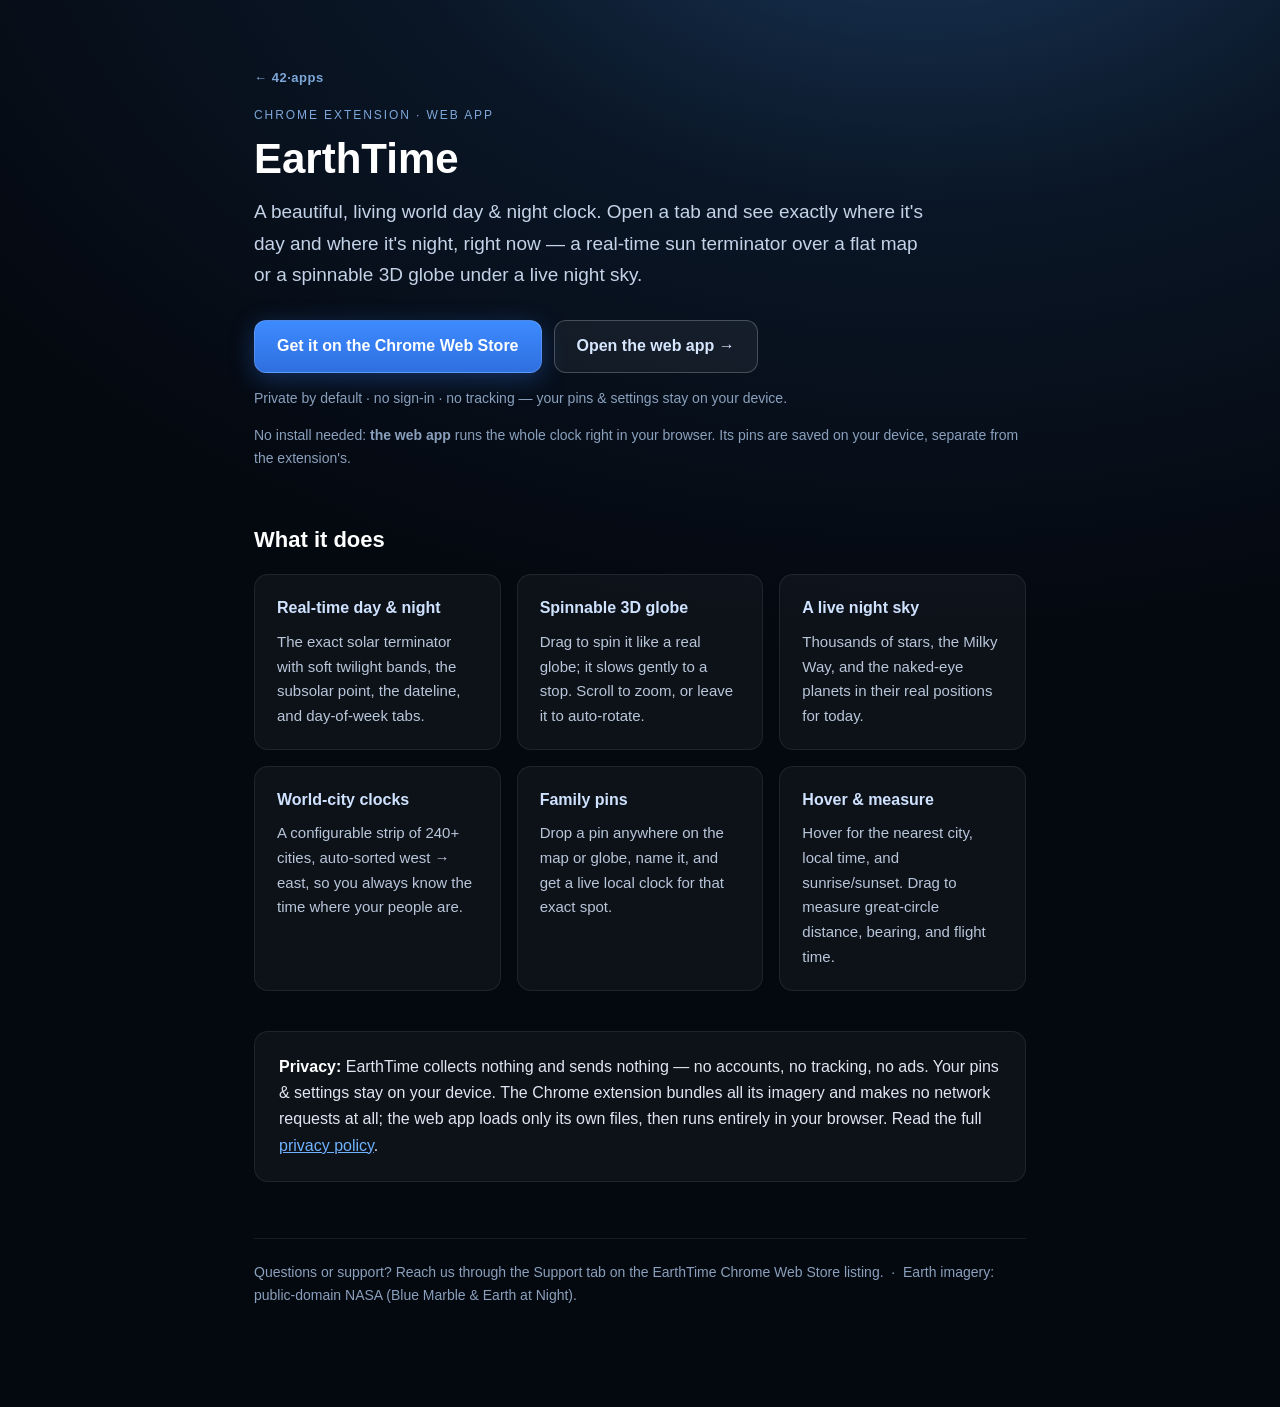
<file: index.html>
<!DOCTYPE html>
<html lang="en">
<head>
<meta charset="utf-8">
<meta name="viewport" content="width=device-width, initial-scale=1">
<title>EarthTime — World Day &amp; Night Clock</title>
<meta name="description" content="A live world day/night clock for Chrome: real-time solar terminator, spinnable 3D globe with stars and planets, world-city clocks, and family pins. Private by default, works offline.">
<style>
  :root { color-scheme: dark; }
  * { box-sizing: border-box; }
  body {
    margin: 0;
    font: 16px/1.65 -apple-system, BlinkMacSystemFont, "Segoe UI", Roboto, Helvetica, Arial, sans-serif;
    color: #dfe6f2;
    background: radial-gradient(1200px 820px at 72% -12%, #1b3a5e 0%, #0a1626 46%, #04080f 100%);
    min-height: 100vh;
  }
  .wrap { max-width: 820px; margin: 0 auto; padding: 64px 24px 100px; }
  .eyebrow { letter-spacing: .16em; text-transform: uppercase; font-size: 12px; color: #7da7d9; margin: 0 0 10px; }
  h1 { font-size: 42px; line-height: 1.1; margin: 0 0 14px; color: #fff; }
  .lede { font-size: 19px; color: #c4d3e8; margin: 0 0 30px; max-width: 64ch; }
  a { color: #6fb3ff; }
  .cta {
    display: inline-flex; align-items: center; gap: 9px;
    background: linear-gradient(180deg, #3d8bff, #2f6fe0);
    color: #fff; text-decoration: none; font-weight: 600;
    padding: 12px 22px; border-radius: 12px;
    border: 1px solid rgba(255,255,255,.16);
    box-shadow: 0 6px 24px rgba(47,111,224,.35);
  }
  .cta:hover { filter: brightness(1.06); }
  .cta.ghost {
    background: rgba(255,255,255,.05);
    color: #d7e6ff;
    box-shadow: none;
    border-color: rgba(255,255,255,.22);
  }
  .cta.ghost:hover { background: rgba(255,255,255,.10); border-color: rgba(255,255,255,.38); filter: none; }
  .ctas { display: flex; flex-wrap: wrap; gap: 12px; margin: 0 0 8px; align-items: center; }
  .note { color: #8aa0bd; font-size: 14px; margin: 14px 0 0; }
  h2 { font-size: 22px; margin: 52px 0 16px; color: #fff; }
  .grid { display: grid; grid-template-columns: repeat(auto-fit, minmax(240px, 1fr)); gap: 16px; }
  .card {
    background: rgba(255,255,255,.04);
    border: 1px solid rgba(255,255,255,.08);
    border-radius: 14px;
    padding: 20px 22px;
  }
  .card h3 { margin: 0 0 8px; font-size: 16px; color: #cfe2ff; }
  .card p { margin: 0; color: #b8c6da; font-size: 15px; }
  .privacy {
    margin-top: 40px;
    background: rgba(255,255,255,.04);
    border: 1px solid rgba(255,255,255,.08);
    border-radius: 14px;
    padding: 22px 24px;
  }
  .privacy strong { color: #fff; }
  footer { margin-top: 56px; padding-top: 22px; border-top: 1px solid rgba(255,255,255,.08); color: #8aa0bd; font-size: 14px; }
  footer a { color: #9cc5ff; }
</style>
</head>
<body>
<div class="wrap">
  <p style="margin:0 0 16px"><a href="/" style="color:#7da7d9;text-decoration:none;font-size:13px;font-weight:600;letter-spacing:.04em">&larr; 42&middot;apps</a></p>
  <p class="eyebrow">Chrome Extension &middot; Web App</p>
  <h1>EarthTime</h1>
  <p class="lede">A beautiful, living world day &amp; night clock. Open a tab and
  see exactly where it's day and where it's night, right now — a real-time sun
  terminator over a flat map or a spinnable 3D globe under a live night sky.</p>

  <div class="ctas">
    <!-- TODO: replace href with the real Chrome Web Store listing URL once published -->
    <a class="cta" href="https://chromewebstore.google.com/detail/hmnepkeobpcdplgcieogjbncjkfblamc">Get it on the Chrome Web Store</a>
    <a class="cta ghost" href="app/">Open the web app &rarr;</a>
  </div>
  <p class="note">Private by default · no sign-in · no tracking — your pins &amp; settings stay on your device.</p>
  <p class="note">No install needed: <strong>the web app</strong> runs the whole clock right in your browser. Its pins are saved on your device, separate from the extension's.</p>

  <h2>What it does</h2>
  <div class="grid">
    <div class="card">
      <h3>Real-time day &amp; night</h3>
      <p>The exact solar terminator with soft twilight bands, the subsolar point,
      the dateline, and day-of-week tabs.</p>
    </div>
    <div class="card">
      <h3>Spinnable 3D globe</h3>
      <p>Drag to spin it like a real globe; it slows gently to a stop. Scroll to
      zoom, or leave it to auto-rotate.</p>
    </div>
    <div class="card">
      <h3>A live night sky</h3>
      <p>Thousands of stars, the Milky Way, and the naked-eye planets in their
      real positions for today.</p>
    </div>
    <div class="card">
      <h3>World-city clocks</h3>
      <p>A configurable strip of 240+ cities, auto-sorted west → east, so you
      always know the time where your people are.</p>
    </div>
    <div class="card">
      <h3>Family pins</h3>
      <p>Drop a pin anywhere on the map or globe, name it, and get a live local
      clock for that exact spot.</p>
    </div>
    <div class="card">
      <h3>Hover &amp; measure</h3>
      <p>Hover for the nearest city, local time, and sunrise/sunset. Drag to
      measure great-circle distance, bearing, and flight time.</p>
    </div>
  </div>

  <div class="privacy">
    <strong>Privacy:</strong> EarthTime collects nothing and sends nothing — no
    accounts, no tracking, no ads. Your pins &amp; settings stay on your device. The
    Chrome extension bundles all its imagery and makes no network requests at all;
    the web app loads only its own files, then runs entirely in your browser. Read
    the full <a href="privacy.html">privacy policy</a>.
  </div>

  <footer>
    Questions or support? Reach us through the Support tab on the EarthTime Chrome
    Web Store listing. &nbsp;·&nbsp; Earth imagery: public-domain NASA (Blue Marble
    &amp; Earth at Night).
  </footer>
</div>
</body>
</html>
</file>
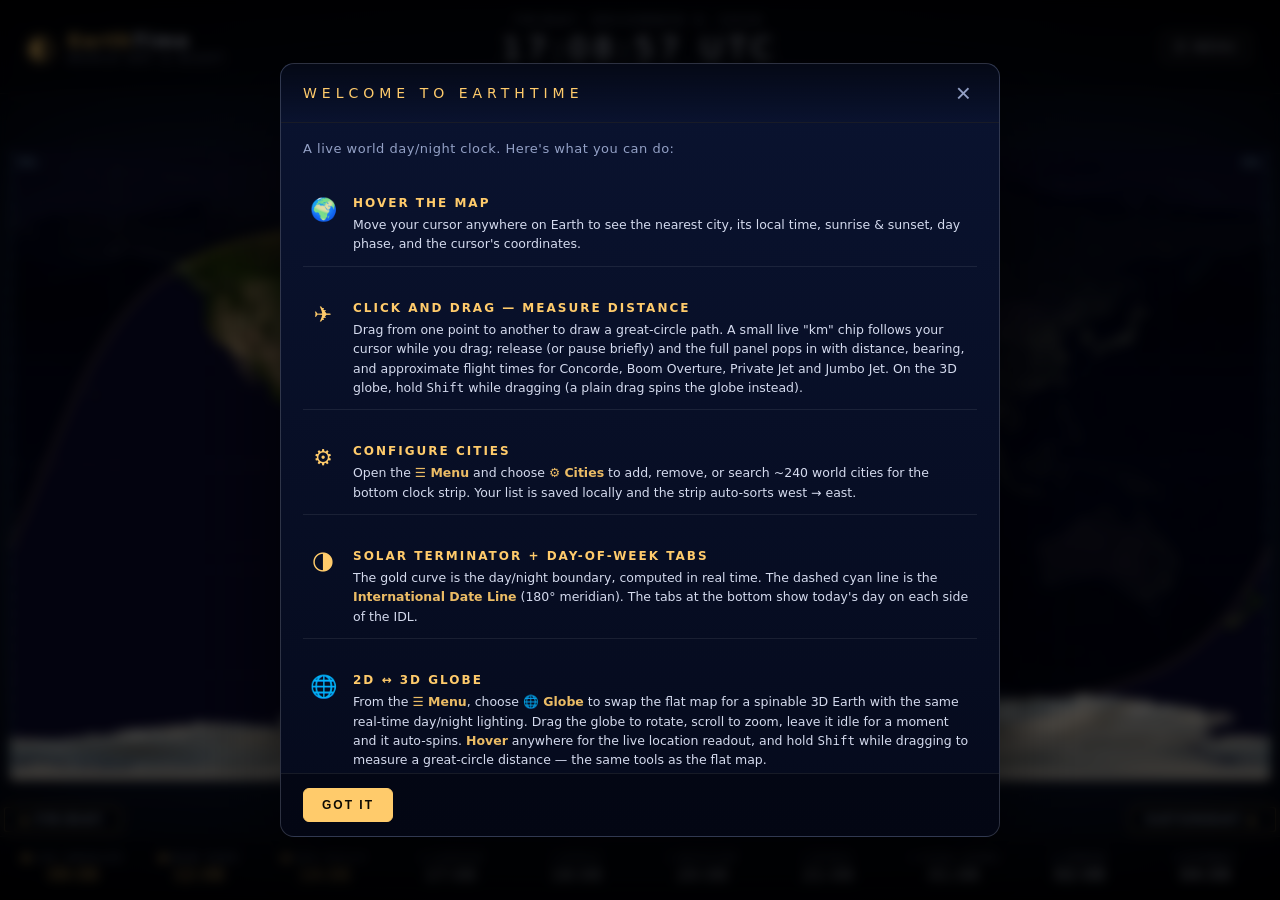
<file: app/index.html>
<!DOCTYPE html>
<html lang="en">
<head>
  <meta charset="UTF-8" />
  <meta name="viewport" content="width=device-width, initial-scale=1" />
  <title>EarthTime — World Day &amp; Night</title>
  <link rel="stylesheet" href="earthtime.css" />
  <script src="theme-init.js"></script>
</head>
<body>
  <div id="app">
    <header>
      <div class="brand">
        <div class="logo">◐</div>
        <div class="brand-text">
          <div class="title"><span class="accent">Earth</span>Time</div>
          <div class="subtitle">World Day &amp; Night</div>
        </div>
      </div>
      <div class="date-display">
        <div class="date" id="dateDisplay">—</div>
        <div class="utc-time" id="utcTime">—</div>
        <div class="sun-info" id="sunInfo">Subsolar point: —</div>
      </div>
      <div class="actions">
        <button id="menuBtn" class="menu-btn" title="Menu" aria-haspopup="true" aria-expanded="false">☰ Menu</button>
        <div class="menu" id="appMenu" role="menu" hidden>
          <a class="menu-item" role="menuitem" href="/" title="Back to 42-apps home">🏠 42&middot;apps home</a>
          <button class="menu-item" id="viewToggleBtn" role="menuitem" title="Switch between flat map and 3D globe">🌐 Globe</button>
          <button class="menu-item" id="mapStyleBtn" role="menuitem" title="Switch the day-map style: Classic dark oceans ↔ Blue Marble">🗺 Map: Classic</button>
          <button class="menu-item" id="themeBtn" role="menuitem" title="Switch between dark and light theme">🌗 Theme: Dark</button>
          <button class="menu-item" id="addPinBtn" role="menuitem" title="Drop a family or friend's pin on the map">📍 Add family/friend pin</button>
          <button class="menu-item" id="settingsBtn" role="menuitem" title="Configure cities">⚙ Cities</button>
          <button class="menu-item" id="fullscreenBtn" role="menuitem" title="Toggle fullscreen">⛶ Fullscreen</button>
          <button class="menu-item" id="helpBtn" role="menuitem" title="Show help / tutorial">? Help</button>
        </div>
      </div>
    </header>

    <main>
      <div class="map-wrap">
        <canvas id="mapCanvas"></canvas>
        <canvas id="overlayCanvas"></canvas>
        <canvas id="globeCanvas" hidden></canvas>
        <div class="day-tabs" id="dayTabs"></div>
        <div class="loading" id="loading"><div class="loading-globe"><span class="g-ring"></span><span class="g-eq"></span><span class="g-mer m1"></span><span class="g-mer m2"></span><span class="g-mer m3"></span></div><span class="loading-label">Loading Earth…</span></div>
        <div class="map-tooltip" id="mapTooltip" hidden></div>
      </div>
    </main>

    <footer>
      <div class="cities" id="cities"></div>
    </footer>
  </div>

  <!-- Family-member pins (positioned over the map by JS) -->
  <div class="pin-layer" id="pinLayer"></div>

  <!-- Pin-placement mode: full-screen catcher + hint banner -->
  <div class="pin-placer" id="pinPlacer" hidden>
    <div class="pin-placer-hint">
      <span>📍 Click the map to drop a family/friend pin · <kbd>Esc</kbd> to cancel</span>
      <button id="pinPlacerCancel">Cancel</button>
    </div>
  </div>

  <!-- Name-the-pin modal -->
  <div class="modal-backdrop" id="pinNameBackdrop" hidden>
    <div class="modal pin-modal" role="dialog" aria-modal="true" aria-labelledby="pinNameTitle">
      <header class="modal-head">
        <h2 id="pinNameTitle">Add family/friend pin</h2>
        <button class="modal-close" id="pinNameClose" aria-label="Close">×</button>
      </header>
      <div class="modal-body">
        <p class="pin-loc" id="pinNameLoc">—</p>
        <input type="text" id="pinNameInput" placeholder="Name (e.g. Mom, or a friend)" maxlength="40" autocomplete="off" />
      </div>
      <footer class="modal-foot">
        <button class="ghost" id="pinNameCancel">Cancel</button>
        <button class="primary" id="pinNameAdd">Drop pin</button>
      </footer>
    </div>
  </div>

  <!-- Settings modal -->
  <div class="modal-backdrop" id="modalBackdrop" hidden>
    <div class="modal" role="dialog" aria-modal="true" aria-labelledby="modalTitle">
      <header class="modal-head">
        <h2 id="modalTitle">Configure Cities</h2>
        <button class="modal-close" id="modalClose" aria-label="Close">×</button>
      </header>

      <div class="modal-body">
        <section class="panel">
          <h3>Your cities <span class="hint">(displayed left → right by longitude)</span></h3>
          <ul class="city-list" id="userCityList"></ul>
        </section>

        <section class="panel">
          <h3>Add from database</h3>
          <input type="search" id="citySearch" placeholder="Search 250+ cities by name or country…" autocomplete="off" />
          <ul class="search-results" id="searchResults"></ul>
        </section>

        <section class="panel">
          <h3>Add a custom city</h3>
          <div class="custom-row">
            <input type="text" id="customName" placeholder="Name (e.g. My Cabin)" />
            <input type="text" id="customTz" placeholder="IANA TZ (e.g. America/Denver)" />
            <input type="number" id="customLat" placeholder="Lat" step="0.01" min="-90" max="90" />
            <input type="number" id="customLon" placeholder="Lon" step="0.01" min="-180" max="180" />
            <button id="customAddBtn">Add</button>
          </div>
          <div class="hint">
            Use an IANA timezone like <code>Europe/Paris</code> or <code>America/Los_Angeles</code>.
            See <a href="https://en.wikipedia.org/wiki/List_of_tz_database_time_zones" target="_blank" rel="noopener">the list</a>.
          </div>
        </section>
      </div>

      <footer class="modal-foot">
        <button class="ghost" id="resetCitiesBtn">Reset to defaults</button>
        <button class="primary" id="doneBtn">Done</button>
      </footer>
    </div>
  </div>

  <!-- First-run / on-demand help tutorial -->
  <div class="modal-backdrop" id="helpBackdrop" hidden>
    <div class="modal help-modal" role="dialog" aria-modal="true" aria-labelledby="helpTitle">
      <header class="modal-head">
        <h2 id="helpTitle">Welcome to EarthTime</h2>
        <button class="modal-close" id="helpClose" aria-label="Close">×</button>
      </header>

      <div class="modal-body">
        <p class="help-intro">A live world day/night clock. Here's what you can do:</p>

        <section class="help-item">
          <div class="help-icon">🌍</div>
          <div class="help-text">
            <h4>Hover the map</h4>
            <p>Move your cursor anywhere on Earth to see the nearest city, its local time, sunrise &amp; sunset, day phase, and the cursor's coordinates.</p>
          </div>
        </section>

        <section class="help-item">
          <div class="help-icon">✈</div>
          <div class="help-text">
            <h4>Click and drag — measure distance</h4>
            <p>Drag from one point to another to draw a great-circle path. A small live "km" chip follows your cursor while you drag; release (or pause briefly) and the full panel pops in with distance, bearing, and approximate flight times for Concorde, Boom Overture, Private Jet and Jumbo Jet. On the 3D globe, hold <kbd>Shift</kbd> while dragging (a plain drag spins the globe instead).</p>
          </div>
        </section>

        <section class="help-item">
          <div class="help-icon">⚙</div>
          <div class="help-text">
            <h4>Configure cities</h4>
            <p>Open the <strong>☰ Menu</strong> and choose <strong>⚙ Cities</strong> to add, remove, or search ~240 world cities for the bottom clock strip. Your list is saved locally and the strip auto-sorts west → east.</p>
          </div>
        </section>

        <section class="help-item">
          <div class="help-icon">🌗</div>
          <div class="help-text">
            <h4>Solar terminator + day-of-week tabs</h4>
            <p>The gold curve is the day/night boundary, computed in real time. The dashed cyan line is the <strong>International Date Line</strong> (180° meridian). The tabs at the bottom show today's day on each side of the IDL.</p>
          </div>
        </section>

        <section class="help-item">
          <div class="help-icon">🌐</div>
          <div class="help-text">
            <h4>2D ↔ 3D Globe</h4>
            <p>From the <strong>☰ Menu</strong>, choose <strong>🌐 Globe</strong> to swap the flat map for a spinable 3D Earth with the same real-time day/night lighting. Drag the globe to rotate, scroll to zoom, leave it idle for a moment and it auto-spins. <strong>Hover</strong> anywhere for the live location readout, and hold <kbd>Shift</kbd> while dragging to measure a great-circle distance — the same tools as the flat map.</p>
          </div>
        </section>

        <section class="help-item">
          <div class="help-icon">📍</div>
          <div class="help-text">
            <h4>Family &amp; friend pins</h4>
            <p>Open the <strong>☰ Menu</strong> (top-right) and choose <strong>📍 Add family/friend pin</strong>, then click anywhere on the flat map or the globe to drop a pin. Give it a name and it shows a live <strong>hours:minutes</strong> clock for that location. Pins stay put on both the map and the globe; drag a pin's dot to move it, or hover and click its <strong>×</strong> to remove it.</p>
          </div>
        </section>

        <section class="help-item">
          <div class="help-icon">☰</div>
          <div class="help-text">
            <h4>Menu</h4>
            <p>The <strong>☰ Menu</strong> in the top-right corner holds everything: switch between Globe and Flat, add family/friend pins, configure cities, go fullscreen, and re-open this help.</p>
          </div>
        </section>

        <section class="help-item">
          <div class="help-icon">⛶</div>
          <div class="help-text">
            <h4>Fullscreen</h4>
            <p>From the <strong>☰ Menu</strong>, choose <strong>⛶ Fullscreen</strong> for the full immersive view. Press <kbd>Esc</kbd> to exit.</p>
          </div>
        </section>

        <p class="help-tip">Tip: press <kbd>Esc</kbd> or click anywhere on the map to clear a distance measurement. You can re-open this help anytime via the <strong>? Help</strong> button in the header.</p>
      </div>

      <footer class="modal-foot">
        <button class="primary" id="helpDoneBtn">Got it</button>
      </footer>
    </div>
  </div>

  <script src="cities-db.js"></script>
  <script src="lib/globe.js"></script>
  <script src="earthtime.js"></script>
</body>
</html>
</file>
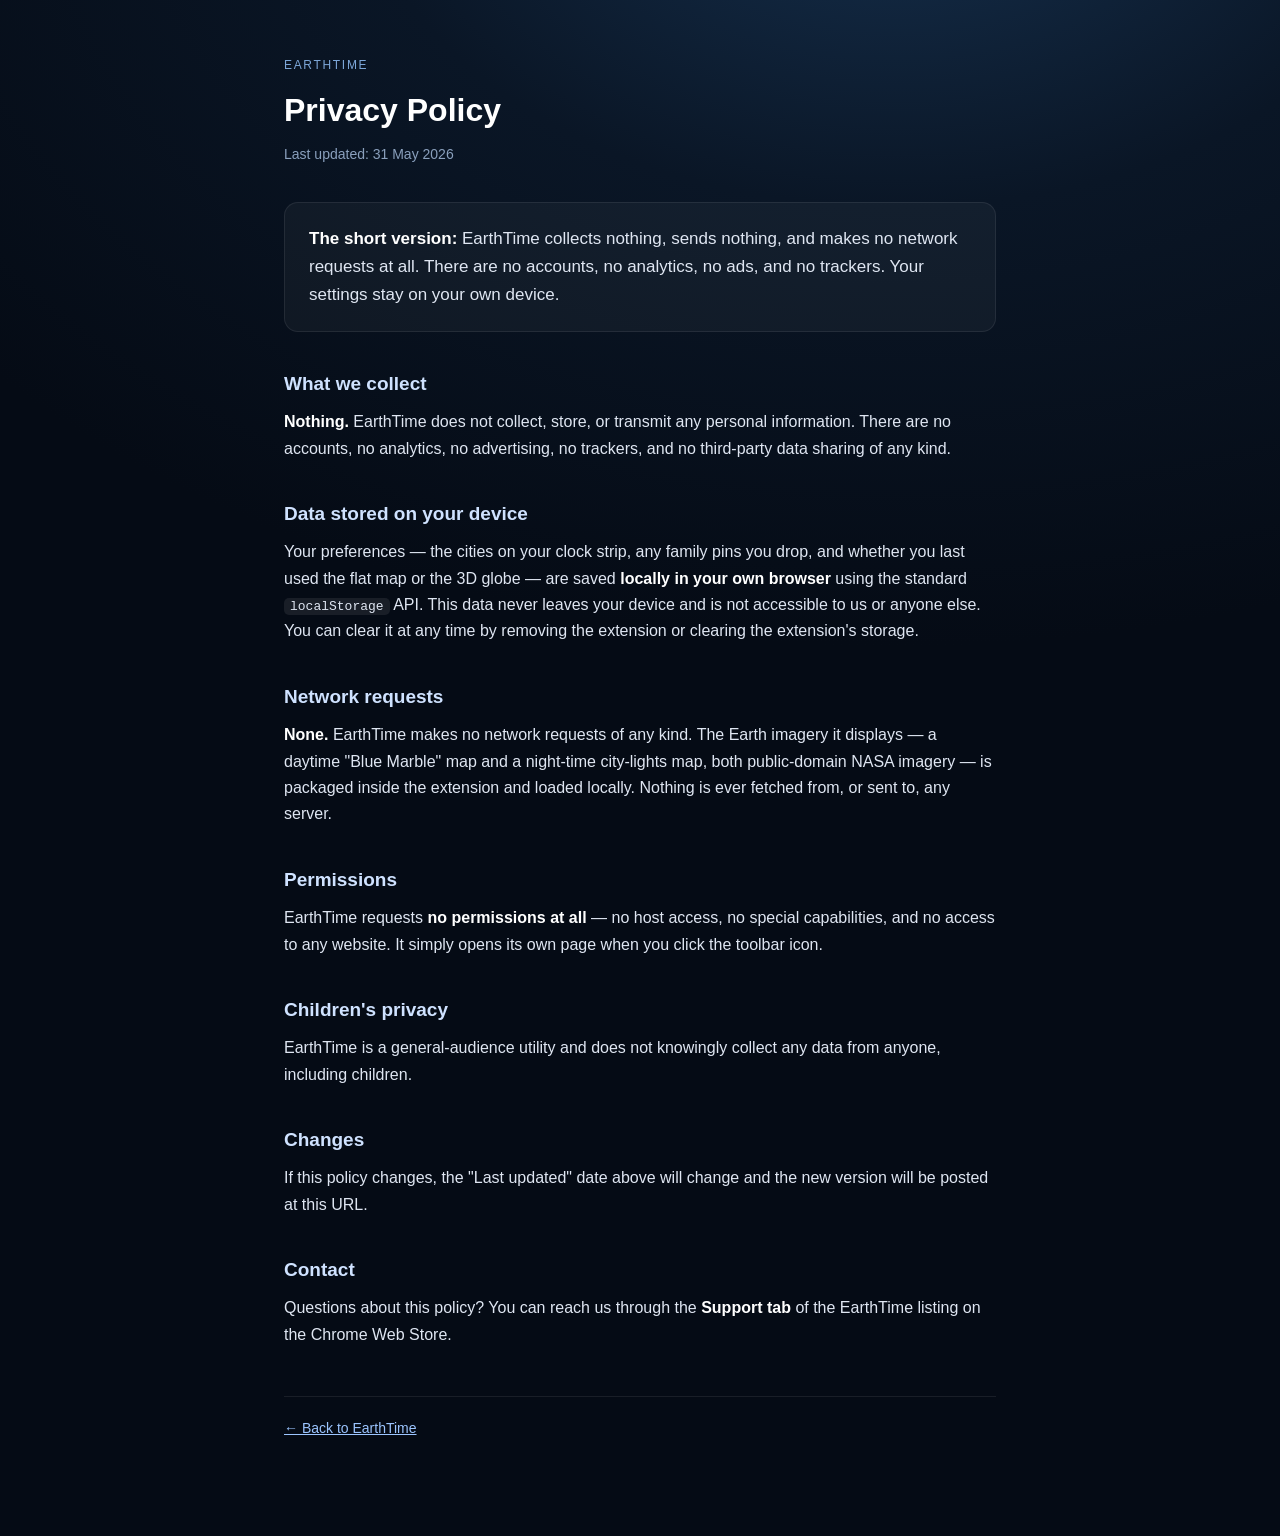
<file: privacy.html>
<!DOCTYPE html>
<html lang="en">
<head>
<meta charset="utf-8">
<meta name="viewport" content="width=device-width, initial-scale=1">
<title>EarthTime — Privacy Policy</title>
<meta name="description" content="Privacy policy for the EarthTime world day/night clock Chrome extension. Collects nothing, makes no network requests, requests no permissions.">
<style>
  :root { color-scheme: dark; }
  * { box-sizing: border-box; }
  body {
    margin: 0;
    font: 16px/1.65 -apple-system, BlinkMacSystemFont, "Segoe UI", Roboto, Helvetica, Arial, sans-serif;
    color: #dfe6f2;
    background: radial-gradient(1200px 800px at 70% -10%, #16314f 0%, #0a1626 45%, #050b15 100%);
    min-height: 100vh;
  }
  .wrap { max-width: 760px; margin: 0 auto; padding: 56px 24px 96px; }
  .eyebrow { letter-spacing: .14em; text-transform: uppercase; font-size: 12px; color: #7da7d9; margin: 0 0 8px; }
  h1 { font-size: 32px; margin: 0 0 6px; color: #fff; }
  .updated { color: #8aa0bd; font-size: 14px; margin: 0 0 36px; }
  h2 { font-size: 19px; margin: 36px 0 10px; color: #cfe2ff; }
  p { margin: 0 0 14px; }
  a { color: #6fb3ff; }
  strong { color: #fff; }
  code { background: rgba(255,255,255,.08); padding: 1px 6px; border-radius: 5px; font-size: 13px; }
  .card {
    background: rgba(255,255,255,.04);
    border: 1px solid rgba(255,255,255,.08);
    border-radius: 14px;
    padding: 22px 24px;
    margin: 22px 0;
  }
  .tldr { font-size: 17px; }
  footer { margin-top: 48px; padding-top: 20px; border-top: 1px solid rgba(255,255,255,.08); color: #8aa0bd; font-size: 14px; }
  footer a { color: #9cc5ff; }
</style>
</head>
<body>
<div class="wrap">
  <p class="eyebrow">EarthTime</p>
  <h1>Privacy Policy</h1>
  <p class="updated">Last updated: 31 May 2026</p>

  <div class="card tldr">
    <strong>The short version:</strong> EarthTime collects nothing, sends nothing,
    and makes no network requests at all. There are no accounts, no analytics, no
    ads, and no trackers. Your settings stay on your own device.
  </div>

  <h2>What we collect</h2>
  <p><strong>Nothing.</strong> EarthTime does not collect, store, or transmit any
  personal information. There are no accounts, no analytics, no advertising, no
  trackers, and no third-party data sharing of any kind.</p>

  <h2>Data stored on your device</h2>
  <p>Your preferences — the cities on your clock strip, any family pins you drop,
  and whether you last used the flat map or the 3D globe — are saved
  <strong>locally in your own browser</strong> using the standard
  <code>localStorage</code> API. This data never leaves your device and is not
  accessible to us or anyone else. You can clear it at any time by removing the
  extension or clearing the extension's storage.</p>

  <h2>Network requests</h2>
  <p><strong>None.</strong> EarthTime makes no network requests of any kind. The
  Earth imagery it displays — a daytime "Blue Marble" map and a night-time
  city-lights map, both public-domain NASA imagery — is packaged inside the
  extension and loaded locally. Nothing is ever fetched from, or sent to, any
  server.</p>

  <h2>Permissions</h2>
  <p>EarthTime requests <strong>no permissions at all</strong> — no host access,
  no special capabilities, and no access to any website. It simply opens its own
  page when you click the toolbar icon.</p>

  <h2>Children's privacy</h2>
  <p>EarthTime is a general-audience utility and does not knowingly collect any
  data from anyone, including children.</p>

  <h2>Changes</h2>
  <p>If this policy changes, the "Last updated" date above will change and the new
  version will be posted at this URL.</p>

  <h2>Contact</h2>
  <p>Questions about this policy? You can reach us through the
  <strong>Support tab</strong> of the EarthTime listing on the Chrome Web Store.</p>

  <footer>
    <a href="./">← Back to EarthTime</a>
  </footer>
</div>
</body>
</html>
</file>
<file: app/earthtime.css>
:root {
  --bg-deep: #02030a;
  --bg-mid: #061029;
  --fg: #e6ecff;
  --muted: #93a0c5;
  --accent: #ffcb6b;
  --accent-glow: rgba(255, 203, 107, 0.35);
  --line: rgba(255, 255, 255, 0.08);
  --line-strong: rgba(255, 255, 255, 0.16);
}

* { box-sizing: border-box; margin: 0; padding: 0; }

html, body {
  height: 100%;
  width: 100%;
  overflow: hidden;
  background: radial-gradient(ellipse at center, #0a1530 0%, #02030a 100%);
  color: var(--fg);
  font-family: 'SF Pro Display', -apple-system, BlinkMacSystemFont, 'Segoe UI', system-ui, sans-serif;
  -webkit-font-smoothing: antialiased;
}

#app {
  height: 100%;
  display: grid;
  grid-template-rows: auto 1fr auto;
}

/* ---------- Header ---------- */
header {
  display: grid;
  grid-template-columns: 1fr auto 1fr;
  align-items: center;
  padding: 14px 28px;
  border-bottom: 1px solid var(--line);
  background: linear-gradient(180deg, rgba(0, 0, 0, 0.55), rgba(0, 0, 0, 0));
  z-index: 5;
}

.brand {
  display: flex;
  align-items: center;
  gap: 14px;
}

.logo {
  font-size: 30px;
  color: var(--accent);
  text-shadow: 0 0 12px var(--accent-glow);
  line-height: 1;
}

.brand-text .title {
  font-size: 18px;
  font-weight: 600;
  letter-spacing: 2px;
}

.brand-text .title .accent {
  color: var(--accent);
}

.brand-text .subtitle {
  font-size: 10px;
  color: var(--muted);
  letter-spacing: 3px;
  text-transform: uppercase;
  margin-top: 2px;
}

.date-display {
  text-align: center;
}

.date-display .date {
  font-size: 11px;
  color: var(--muted);
  letter-spacing: 4px;
  text-transform: uppercase;
}

.date-display .utc-time {
  font-size: 30px;
  font-weight: 200;
  letter-spacing: 6px;
  font-variant-numeric: tabular-nums;
  margin-top: 4px;
}

.date-display .sun-info {
  font-size: 10px;
  color: var(--muted);
  letter-spacing: 2px;
  margin-top: 2px;
  font-variant-numeric: tabular-nums;
}

.actions {
  position: relative;
  display: flex;
  justify-content: flex-end;
  gap: 10px;
}

.actions button {
  background: rgba(255, 255, 255, 0.04);
  color: var(--fg);
  border: 1px solid var(--line-strong);
  padding: 8px 14px;
  border-radius: 8px;
  cursor: pointer;
  font-size: 12px;
  letter-spacing: 2px;
  text-transform: uppercase;
  transition: all 0.2s ease;
}

.actions button:hover {
  background: rgba(255, 203, 107, 0.12);
  border-color: var(--accent);
  color: var(--accent);
}

/* ---------- Map ---------- */
main {
  position: relative;
  overflow: hidden;
}

.map-wrap {
  position: absolute;
  inset: 0;
  display: grid;
  /* minmax(0, …) instead of a bare 1fr: a plain 1fr track has an implicit
     min-content floor, and the globe canvas's intrinsic 2:1 aspect ratio makes
     that floor = width/2. On very wide displays that inflated the row taller
     than the map area, so the globe's height:100% fell back to its intrinsic
     size and the sphere rendered low and clipped (issue #33). minmax(0, 1fr)
     pins the track to the container, so the globe always fills and centers. */
  grid-template: minmax(0, 1fr) / minmax(0, 1fr);
  place-items: center;
  padding: 10px;
}

#mapCanvas, #overlayCanvas {
  grid-area: 1 / 1;
  display: block;
  border-radius: 4px;
}

#mapCanvas {
  filter: drop-shadow(0 0 60px rgba(60, 110, 220, 0.18));
  background: #02050d;
}

#overlayCanvas {
  pointer-events: none;
  z-index: 2;
}

/* ---------- 3D globe canvas ---------- */
#globeCanvas {
  display: block;
  grid-area: 1 / 1;
  width: 100%;
  height: 100%;
  background: radial-gradient(ellipse at center, #0a1330 0%, #02030a 80%);
  border-radius: 4px;
  cursor: grab;
  z-index: 1;
}

#globeCanvas:active { cursor: grabbing; }

#globeCanvas[hidden] { display: none; }

/* When 3D mode is active the 2D canvases hide via [hidden]. */
.actions button.active {
  background: rgba(255, 203, 107, 0.18);
  border-color: var(--accent);
  color: var(--accent);
}

/* ---------- Burger menu (top-right dropdown) ---------- */
.menu {
  position: absolute;
  top: calc(100% + 8px);
  right: 0;
  min-width: 210px;
  background: linear-gradient(180deg, #0c1738 0%, #060c20 100%);
  border: 1px solid var(--line-strong);
  border-radius: 10px;
  box-shadow: 0 18px 50px rgba(0,0,0,0.55), inset 0 0 0 1px rgba(0,0,0,0.4);
  padding: 6px;
  display: flex;
  flex-direction: column;
  gap: 2px;
  z-index: 40;
  animation: fadeIn 0.14s ease;
}

.menu[hidden] { display: none; }

/* Dropdown rows override the pill look of .actions button. */
.menu .menu-item {
  background: transparent;
  border: 1px solid transparent;
  color: var(--fg);
  text-align: left;
  width: 100%;
  padding: 9px 12px;
  border-radius: 7px;
  font-size: 12px;
  letter-spacing: 1.5px;
  text-transform: none;
  white-space: nowrap;
}

.menu .menu-item:hover {
  background: rgba(255, 203, 107, 0.12);
  border-color: var(--accent);
  color: var(--accent);
}

.menu .menu-item.active {
  background: rgba(255, 203, 107, 0.16);
  border-color: var(--accent);
  color: var(--accent);
}

.loading {
  position: absolute;
  display: flex;
  flex-direction: column;
  align-items: center;
  gap: 16px;
}

/* A small wireframe globe whose meridians sweep round, so the load reads as a
   spinning Earth rather than a generic spinner. */
.loading-globe {
  position: relative;
  width: 66px;
  height: 66px;
  filter: drop-shadow(0 0 16px rgba(255, 203, 107, 0.30));
}
.loading-globe span {
  position: absolute;
  inset: 0;
  border-radius: 50%;
  border: 1.5px solid rgba(255, 203, 107, 0.5);
}
.loading-globe .g-ring { border-color: rgba(255, 203, 107, 0.85); }
.loading-globe .g-eq {
  inset: 50% 0 auto 0;
  height: 0;
  border: none;
  border-top: 1.5px solid rgba(255, 203, 107, 0.28);
  border-radius: 0;
}
.loading-globe .g-mer {
  border-color: rgba(255, 203, 107, 0.45);
  animation: globe-spin 2.2s linear infinite;
}
.loading-globe .g-mer.m2 { animation-delay: -0.73s; }
.loading-globe .g-mer.m3 { animation-delay: -1.46s; }

.loading .loading-label {
  color: var(--muted);
  font-size: 11px;
  letter-spacing: 4px;
  text-transform: uppercase;
  animation: pulse 1.6s ease-in-out infinite;
}

@keyframes globe-spin {
  0%, 100% { transform: scaleX(1);    opacity: 0.45; }
  50%      { transform: scaleX(0.08); opacity: 1; }
}

@keyframes pulse {
  0%, 100% { opacity: 0.45; }
  50% { opacity: 1; }
}

/* ---------- Footer ---------- */
footer {
  border-top: 1px solid var(--line);
  padding: 10px 18px;
  background: linear-gradient(0deg, rgba(0, 0, 0, 0.6), rgba(0, 0, 0, 0));
  z-index: 5;
}

.cities {
  display: grid;
  grid-template-columns: repeat(auto-fit, minmax(108px, 1fr));
  gap: 4px 14px;
}

.city {
  display: flex;
  flex-direction: column;
  align-items: center;
  padding: 6px 0;
  border-radius: 6px;
  transition: background 0.3s ease;
}

.city .name {
  font-size: 9px;
  color: var(--muted);
  letter-spacing: 2.5px;
  text-transform: uppercase;
  display: flex;
  align-items: center;
  gap: 5px;
}

.city .dot {
  display: inline-block;
  width: 6px;
  height: 6px;
  border-radius: 50%;
  background: #2a3454;
  transition: all 0.3s ease;
}

.city.daylight .dot {
  background: var(--accent);
  box-shadow: 0 0 6px var(--accent-glow);
}

.city .time {
  font-size: 15px;
  font-variant-numeric: tabular-nums;
  letter-spacing: 1.5px;
  margin-top: 3px;
  font-weight: 300;
}

.city.daylight .time {
  color: var(--accent);
}

/* ---------- Day-of-week tabs (overlaid on the map, bottom edge) ---------- */
.day-tabs {
  position: absolute;
  bottom: 4px;
  left: 0;
  right: 0;
  display: flex;
  justify-content: space-between;
  pointer-events: none;
  padding: 0 4px;
}

.day-tab {
  background: rgba(2, 6, 18, 0.85);
  color: var(--fg);
  border: 1px solid rgba(255, 203, 107, 0.45);
  padding: 5px 14px;
  font-size: 11px;
  font-weight: 600;
  letter-spacing: 4px;
  text-transform: uppercase;
  font-variant-numeric: tabular-nums;
  border-radius: 3px;
  box-shadow: 0 0 12px rgba(255, 203, 107, 0.18), inset 0 0 0 1px rgba(0,0,0,0.4);
  display: inline-flex;
  align-items: center;
  gap: 6px;
}

.day-tab .arrow {
  color: var(--accent);
  font-size: 10px;
}

.day-tab.center {
  border-color: rgba(255,255,255,0.18);
  color: var(--muted);
  box-shadow: none;
}

/* ---------- Map hover tooltip ---------- */
.map-tooltip {
  position: fixed;
  z-index: 80;   /* above the pin-placement overlay (70) so the readout shows while aiming */
  pointer-events: none;
  background: rgba(8, 14, 32, 0.92);
  backdrop-filter: blur(10px);
  -webkit-backdrop-filter: blur(10px);
  border: 1px solid rgba(255, 203, 107, 0.42);
  border-radius: 10px;
  padding: 11px 16px 12px;
  min-width: 200px;
  color: var(--fg);
  box-shadow:
    0 14px 40px rgba(0, 0, 0, 0.55),
    0 0 0 1px rgba(0, 0, 0, 0.4) inset,
    0 0 24px rgba(255, 203, 107, 0.15);
  transition: opacity 0.12s ease;
  opacity: 1;
}

.map-tooltip[hidden] { display: none; }

.map-tooltip .tip-city {
  font-size: 13px;
  font-weight: 600;
  color: var(--accent);
  letter-spacing: 2px;
  text-transform: uppercase;
  display: flex;
  align-items: baseline;
  justify-content: space-between;
  gap: 12px;
}

.map-tooltip .tip-country {
  font-size: 9px;
  color: var(--muted);
  font-weight: 400;
  letter-spacing: 2px;
  text-transform: uppercase;
  white-space: nowrap;
}

.map-tooltip .tip-time {
  font-size: 22px;
  font-variant-numeric: tabular-nums;
  letter-spacing: 3px;
  margin: 6px 0 3px;
  font-weight: 200;
}

.map-tooltip .tip-date {
  font-size: 10px;
  color: var(--muted);
  letter-spacing: 2px;
  text-transform: uppercase;
  margin-bottom: 6px;
}

.map-tooltip .tip-phase {
  display: inline-flex;
  align-items: center;
  gap: 6px;
  font-size: 10px;
  letter-spacing: 2px;
  text-transform: uppercase;
  color: var(--muted);
}

.map-tooltip .tip-phase .swatch {
  display: inline-block;
  width: 8px;
  height: 8px;
  border-radius: 50%;
  background: var(--muted);
}

.map-tooltip .tip-phase.day .swatch    { background: var(--accent); box-shadow: 0 0 6px var(--accent-glow); }
.map-tooltip .tip-phase.day            { color: var(--accent); }
.map-tooltip .tip-phase.twilight .swatch { background: #ff9b6b; }
.map-tooltip .tip-phase.twilight       { color: #ffb088; }
.map-tooltip .tip-phase.night .swatch  { background: #4a6bcc; }

.map-tooltip .tip-sunrise {
  display: flex;
  justify-content: space-between;
  gap: 14px;
  font-size: 11px;
  margin-top: 6px;
  font-variant-numeric: tabular-nums;
  letter-spacing: 1px;
  color: var(--muted);
}
.map-tooltip .tip-sunrise .sunrise { color: #ffd27a; }
.map-tooltip .tip-sunrise .sunset  { color: #ff9b6b; }

.map-tooltip .tip-coords {
  font-size: 10px;
  color: var(--muted);
  margin-top: 6px;
  font-variant-numeric: tabular-nums;
  letter-spacing: 1px;
  display: flex;
  justify-content: space-between;
  gap: 12px;
}

#mapCanvas { cursor: crosshair; }

/* ---------- Settings modal ---------- */
.modal-backdrop {
  position: fixed;
  inset: 0;
  background: rgba(0, 0, 0, 0.7);
  backdrop-filter: blur(6px);
  display: grid;
  place-items: center;
  z-index: 100;
  animation: fadeIn 0.2s ease;
}

.modal-backdrop[hidden] { display: none; }

@keyframes fadeIn {
  from { opacity: 0; }
  to   { opacity: 1; }
}

.modal {
  background: linear-gradient(180deg, #0a1330 0%, #050a1c 100%);
  border: 1px solid var(--line-strong);
  border-radius: 14px;
  width: min(720px, 92vw);
  max-height: 86vh;
  display: grid;
  grid-template-rows: auto 1fr auto;
  box-shadow: 0 30px 80px rgba(0, 0, 0, 0.6);
  overflow: hidden;
}

.modal-head {
  display: flex;
  align-items: center;
  justify-content: space-between;
  padding: 16px 22px;
  border-bottom: 1px solid var(--line);
}

.modal-head h2 {
  font-size: 14px;
  letter-spacing: 5px;
  text-transform: uppercase;
  font-weight: 500;
  color: var(--accent);
}

.modal-close {
  background: transparent;
  color: var(--muted);
  border: none;
  font-size: 26px;
  cursor: pointer;
  line-height: 1;
  padding: 0 6px;
}

.modal-close:hover { color: var(--fg); }

.modal-body {
  padding: 18px 22px;
  overflow-y: auto;
  display: flex;
  flex-direction: column;
  gap: 22px;
}

.panel h3 {
  font-size: 11px;
  letter-spacing: 3px;
  text-transform: uppercase;
  color: var(--muted);
  font-weight: 500;
  margin-bottom: 10px;
  display: flex;
  align-items: baseline;
  gap: 10px;
}

.panel .hint {
  font-size: 10px;
  color: var(--muted);
  letter-spacing: 1px;
  text-transform: none;
  font-weight: 400;
  opacity: 0.7;
  margin-top: 6px;
}

.panel .hint code {
  background: rgba(255,255,255,0.06);
  padding: 1px 5px;
  border-radius: 3px;
  font-family: 'SF Mono', Menlo, monospace;
  font-size: 10px;
}

.panel .hint a {
  color: var(--accent);
  text-decoration: none;
}

.city-list, .search-results {
  list-style: none;
  display: flex;
  flex-wrap: wrap;
  gap: 6px;
  max-height: 200px;
  overflow-y: auto;
  padding: 4px;
  border: 1px solid var(--line);
  border-radius: 8px;
  background: rgba(0, 0, 0, 0.25);
}

.city-list:empty::after,
.search-results:empty::after {
  content: 'Nothing here yet.';
  color: var(--muted);
  font-size: 11px;
  padding: 8px;
}

.search-results { max-height: 220px; flex-direction: column; flex-wrap: nowrap; gap: 1px; }

.city-chip {
  background: rgba(255, 203, 107, 0.10);
  border: 1px solid rgba(255, 203, 107, 0.35);
  color: var(--fg);
  border-radius: 16px;
  padding: 5px 10px 5px 12px;
  font-size: 12px;
  letter-spacing: 0.5px;
  display: inline-flex;
  align-items: center;
  gap: 8px;
}

.city-chip .country {
  color: var(--muted);
  font-size: 10px;
}

.city-chip .remove {
  background: transparent;
  border: none;
  color: var(--muted);
  cursor: pointer;
  font-size: 16px;
  line-height: 1;
  padding: 0 2px;
}

.city-chip .remove:hover { color: #ff8080; }

.result-row {
  display: flex;
  justify-content: space-between;
  align-items: center;
  padding: 8px 10px;
  border-radius: 6px;
  font-size: 12px;
  cursor: pointer;
  transition: background 0.1s ease;
}

.result-row:hover { background: rgba(255, 203, 107, 0.10); }

.result-row .meta { color: var(--muted); font-size: 10px; }

.result-row.added {
  opacity: 0.45;
  cursor: default;
}

.result-row.added::after {
  content: '✓ added';
  color: var(--accent);
  font-size: 10px;
  letter-spacing: 1px;
}

#citySearch, .custom-row input {
  background: rgba(0, 0, 0, 0.35);
  border: 1px solid var(--line-strong);
  border-radius: 6px;
  padding: 8px 12px;
  color: var(--fg);
  font-size: 13px;
  width: 100%;
  font-family: inherit;
  margin-bottom: 8px;
}

#citySearch:focus, .custom-row input:focus {
  outline: none;
  border-color: var(--accent);
}

.custom-row {
  display: grid;
  grid-template-columns: 1.4fr 1.4fr 0.7fr 0.7fr auto;
  gap: 8px;
  align-items: stretch;
}

.custom-row input { margin: 0; }

.custom-row button {
  background: rgba(255, 203, 107, 0.18);
  color: var(--accent);
  border: 1px solid var(--accent);
  border-radius: 6px;
  padding: 0 14px;
  cursor: pointer;
  font-size: 12px;
  letter-spacing: 2px;
  text-transform: uppercase;
}

.modal-foot {
  display: flex;
  justify-content: space-between;
  align-items: center;
  padding: 14px 22px;
  border-top: 1px solid var(--line);
  background: rgba(0, 0, 0, 0.3);
}

.modal-foot button {
  border-radius: 6px;
  padding: 9px 18px;
  font-size: 12px;
  letter-spacing: 2px;
  text-transform: uppercase;
  cursor: pointer;
  border: 1px solid var(--line-strong);
  background: transparent;
  color: var(--fg);
}

.modal-foot button.primary {
  background: var(--accent);
  color: #0c0a04;
  border-color: var(--accent);
  font-weight: 600;
}

.modal-foot button.ghost {
  background: transparent;
  color: var(--muted);
}

.modal-foot button:hover { filter: brightness(1.15); }

/* ---------- Help / tutorial modal ---------- */
.help-intro {
  font-size: 13px;
  color: var(--muted);
  margin-bottom: 6px;
  letter-spacing: 0.5px;
}

.help-item {
  display: flex;
  gap: 14px;
  align-items: flex-start;
  padding: 12px 4px;
  border-bottom: 1px solid var(--line);
}

.help-item:last-of-type {
  border-bottom: none;
}

.help-item .help-icon {
  font-size: 22px;
  flex: 0 0 32px;
  text-align: center;
  margin-top: 1px;
  color: var(--accent);
}

.help-item .help-text h4 {
  font-size: 12px;
  font-weight: 600;
  color: var(--accent);
  letter-spacing: 2px;
  text-transform: uppercase;
  margin-bottom: 5px;
}

.help-item .help-text p {
  font-size: 12.5px;
  color: var(--fg);
  line-height: 1.55;
  opacity: 0.92;
}

.help-item .help-text strong {
  color: var(--accent);
  font-weight: 600;
}

.help-tip {
  font-size: 11.5px;
  color: var(--muted);
  margin-top: 16px;
  padding: 10px 12px;
  background: rgba(255, 203, 107, 0.06);
  border-radius: 6px;
  border-left: 2px solid var(--accent);
  line-height: 1.5;
}

.help-tip kbd {
  background: rgba(255, 255, 255, 0.10);
  border: 1px solid rgba(255, 255, 255, 0.18);
  padding: 1px 6px;
  border-radius: 3px;
  font-family: 'SF Mono', Menlo, monospace;
  font-size: 10px;
  color: var(--fg);
}

.help-tip strong { color: var(--accent); }

/* ---------- Family-member pins ---------- */
.pin-layer {
  position: fixed;
  inset: 0;
  pointer-events: none;   /* individual pins re-enable events on the × only */
  z-index: 3;             /* above the map/overlay, below header(5)/tooltip(60) */
}

.fam-pin {
  position: fixed;
  transform: translate(-50%, -50%);
  pointer-events: none;
  will-change: left, top;
}

.fam-pin .fam-pin-dot {
  position: absolute;
  left: 50%;
  top: 50%;
  width: 12px;
  height: 12px;
  margin: -6px 0 0 -6px;
  border-radius: 50%;
  background: radial-gradient(circle at 35% 30%, #ffe6a8 0%, #ffcb6b 45%, #d98a2b 100%);
  border: 1.5px solid rgba(0, 0, 0, 0.55);
  box-shadow: 0 0 10px rgba(255, 203, 107, 0.7), 0 2px 4px rgba(0, 0, 0, 0.5);
  pointer-events: auto;      /* the dot is a drag handle */
  cursor: grab;
}

.fam-pin .fam-pin-card {
  position: absolute;
  bottom: 14px;           /* float just above the dot */
  left: 50%;
  transform: translateX(-50%);
  display: flex;
  align-items: center;
  gap: 8px;
  white-space: nowrap;
  background: rgba(8, 14, 32, 0.92);
  border: 1px solid rgba(255, 203, 107, 0.5);
  border-radius: 8px;
  padding: 4px 6px 4px 10px;
  box-shadow: 0 8px 20px rgba(0, 0, 0, 0.5);
  backdrop-filter: blur(8px);
  -webkit-backdrop-filter: blur(8px);
}

/* little pointer tail from the card down to the dot */
.fam-pin .fam-pin-card::after {
  content: '';
  position: absolute;
  bottom: -5px;
  left: 50%;
  transform: translateX(-50%) rotate(45deg);
  width: 8px;
  height: 8px;
  background: rgba(8, 14, 32, 0.92);
  border-right: 1px solid rgba(255, 203, 107, 0.5);
  border-bottom: 1px solid rgba(255, 203, 107, 0.5);
}

.fam-pin .fam-pin-name {
  font-size: 11px;
  font-weight: 600;
  letter-spacing: 1px;
  color: var(--accent);
  max-width: 150px;
  overflow: hidden;
  text-overflow: ellipsis;
}

.fam-pin .fam-pin-clock {
  font-size: 12px;
  font-variant-numeric: tabular-nums;
  letter-spacing: 1px;
  color: var(--fg);
}

.fam-pin .fam-pin-del {
  pointer-events: auto;   /* the one clickable part of a pin */
  cursor: pointer;
  background: transparent;
  border: none;
  color: var(--muted);
  font-size: 15px;
  line-height: 1;
  padding: 0 2px;
  border-radius: 4px;
}

.fam-pin .fam-pin-del:hover { color: #ff8080; }

/* "Me" pin — the user's own location, in cool blue to set it apart from the
   gold family pins. */
.fam-pin.me-pin .fam-pin-dot {
  background: radial-gradient(circle at 35% 30%, #dff4ff 0%, #67c8f0 45%, #2b8ad9 100%);
  box-shadow: 0 0 12px rgba(103, 200, 240, 0.85), 0 2px 4px rgba(0, 0, 0, 0.5);
}
.fam-pin.me-pin .fam-pin-card { border-color: rgba(120, 200, 240, 0.7); }
.fam-pin.me-pin .fam-pin-card::after {
  border-right-color: rgba(120, 200, 240, 0.7);
  border-bottom-color: rgba(120, 200, 240, 0.7);
}
.fam-pin.me-pin .fam-pin-name { color: #8fd6f5; }

/* While a pin is being dragged, show the grabbing cursor everywhere. */
body.dragging-pin, body.dragging-pin .fam-pin .fam-pin-dot { cursor: grabbing !important; }

/* ---------- Pin-placement mode ---------- */
.pin-placer {
  position: fixed;
  inset: 0;
  z-index: 70;
  cursor: crosshair;
  background: rgba(2, 6, 18, 0.05);
}

.pin-placer[hidden] { display: none; }

.pin-placer-hint {
  position: absolute;
  top: 18px;
  left: 50%;
  transform: translateX(-50%);
  pointer-events: none;   /* clicks fall through to the placer; the button re-enables */
  display: flex;
  align-items: center;
  gap: 14px;
  background: rgba(8, 14, 32, 0.95);
  border: 1px solid rgba(255, 203, 107, 0.55);
  border-radius: 10px;
  padding: 10px 12px 10px 16px;
  font-size: 13px;
  letter-spacing: 1px;
  color: var(--fg);
  box-shadow: 0 14px 40px rgba(0, 0, 0, 0.55), 0 0 22px rgba(255, 203, 107, 0.18);
}

.pin-placer-hint button {
  pointer-events: auto;
  cursor: pointer;
  background: transparent;
  border: 1px solid var(--line-strong);
  color: var(--muted);
  border-radius: 6px;
  padding: 5px 12px;
  font-size: 11px;
  letter-spacing: 1px;
  text-transform: uppercase;
}

.pin-placer-hint button:hover { color: var(--fg); border-color: var(--accent); }

/* ---------- Name-the-pin modal ---------- */
.pin-modal { width: min(420px, 92vw); }

.pin-modal .pin-loc {
  font-size: 12px;
  color: var(--muted);
  letter-spacing: 1px;
  margin-bottom: 12px;
}

.pin-modal .pin-loc strong { color: var(--accent); }

#pinNameInput {
  background: rgba(0, 0, 0, 0.35);
  border: 1px solid var(--line-strong);
  border-radius: 6px;
  padding: 10px 12px;
  color: var(--fg);
  font-size: 14px;
  width: 100%;
  font-family: inherit;
}

#pinNameInput:focus { outline: none; border-color: var(--accent); }

/* =========================================================================
   Light theme — opt-in via data-theme="light" on <html> (toggle in the ☰ menu).
   Re-themes the UI chrome (header, footer, city strip, menus, tooltips, modals,
   pins). The Earth map and 3D globe keep their real day/night + starry-space
   look — that's content, not theming.
   ========================================================================= */
[data-theme="light"] {
  --fg: #1b2840;
  --muted: #5d6e8c;
  --accent: #b8770e;
  --accent-glow: rgba(184, 119, 14, 0.32);
  --line: rgba(20, 35, 70, 0.12);
  --line-strong: rgba(20, 35, 70, 0.22);
}

[data-theme="light"] body {
  background: radial-gradient(ellipse at 50% -12%, #f1f6fd 0%, #d7e3f3 66%, #ccd9ec 100%);
}

[data-theme="light"] header {
  background: linear-gradient(180deg, rgba(255, 255, 255, 0.70), rgba(255, 255, 255, 0));
}
[data-theme="light"] footer {
  background: linear-gradient(0deg, rgba(255, 255, 255, 0.70), rgba(255, 255, 255, 0));
}

[data-theme="light"] .actions button { background: rgba(20, 40, 80, 0.05); }
[data-theme="light"] .actions button:hover,
[data-theme="light"] .actions button.active { background: rgba(184, 119, 14, 0.14); }

[data-theme="light"] .menu {
  background: linear-gradient(180deg, #ffffff 0%, #eef3fb 100%);
  box-shadow: 0 18px 46px rgba(40, 60, 100, 0.20), inset 0 0 0 1px rgba(255, 255, 255, 0.55);
}
[data-theme="light"] .menu .menu-item:hover,
[data-theme="light"] .menu .menu-item.active { background: rgba(184, 119, 14, 0.12); }

[data-theme="light"] .city .dot { background: #b9c4d8; }

[data-theme="light"] .day-tab {
  background: rgba(255, 255, 255, 0.93);
  box-shadow: 0 2px 12px rgba(40, 60, 100, 0.18);
}
[data-theme="light"] .day-tab.center { border-color: rgba(20, 35, 70, 0.18); }

[data-theme="light"] .map-tooltip {
  background: rgba(255, 255, 255, 0.96);
  box-shadow: 0 14px 40px rgba(40, 60, 100, 0.28), 0 0 0 1px rgba(255, 255, 255, 0.6) inset;
}

[data-theme="light"] .modal-backdrop { background: rgba(22, 34, 60, 0.48); }
[data-theme="light"] .modal {
  background: linear-gradient(180deg, #ffffff 0%, #f1f5fc 100%);
  box-shadow: 0 30px 80px rgba(30, 45, 80, 0.32);
}
[data-theme="light"] .modal-foot { background: rgba(20, 40, 80, 0.03); }
[data-theme="light"] .modal-foot button.primary { color: #fff; }

[data-theme="light"] #citySearch,
[data-theme="light"] .custom-row input,
[data-theme="light"] #pinNameInput { background: rgba(20, 40, 80, 0.045); }

[data-theme="light"] .city-list,
[data-theme="light"] .search-results { background: rgba(20, 40, 80, 0.03); }

[data-theme="light"] .result-row:hover { background: rgba(184, 119, 14, 0.10); }

[data-theme="light"] .panel .hint code,
[data-theme="light"] .help-tip kbd {
  background: rgba(20, 40, 80, 0.07);
  border-color: rgba(20, 35, 70, 0.15);
}

[data-theme="light"] .fam-pin .fam-pin-card,
[data-theme="light"] .pin-placer-hint {
  background: rgba(255, 255, 255, 0.96);
  box-shadow: 0 8px 22px rgba(40, 60, 100, 0.25);
}
[data-theme="light"] .fam-pin .fam-pin-card::after { background: rgba(255, 255, 255, 0.96); }

/* In light mode the map/globe areas show a bright Earth on a light sky. */
[data-theme="light"] #mapCanvas   { background: #cdd9ec; }
[data-theme="light"] #globeCanvas { background: radial-gradient(ellipse at 50% 30%, #cfe0f5 0%, #b9cde8 80%); }
</file>
